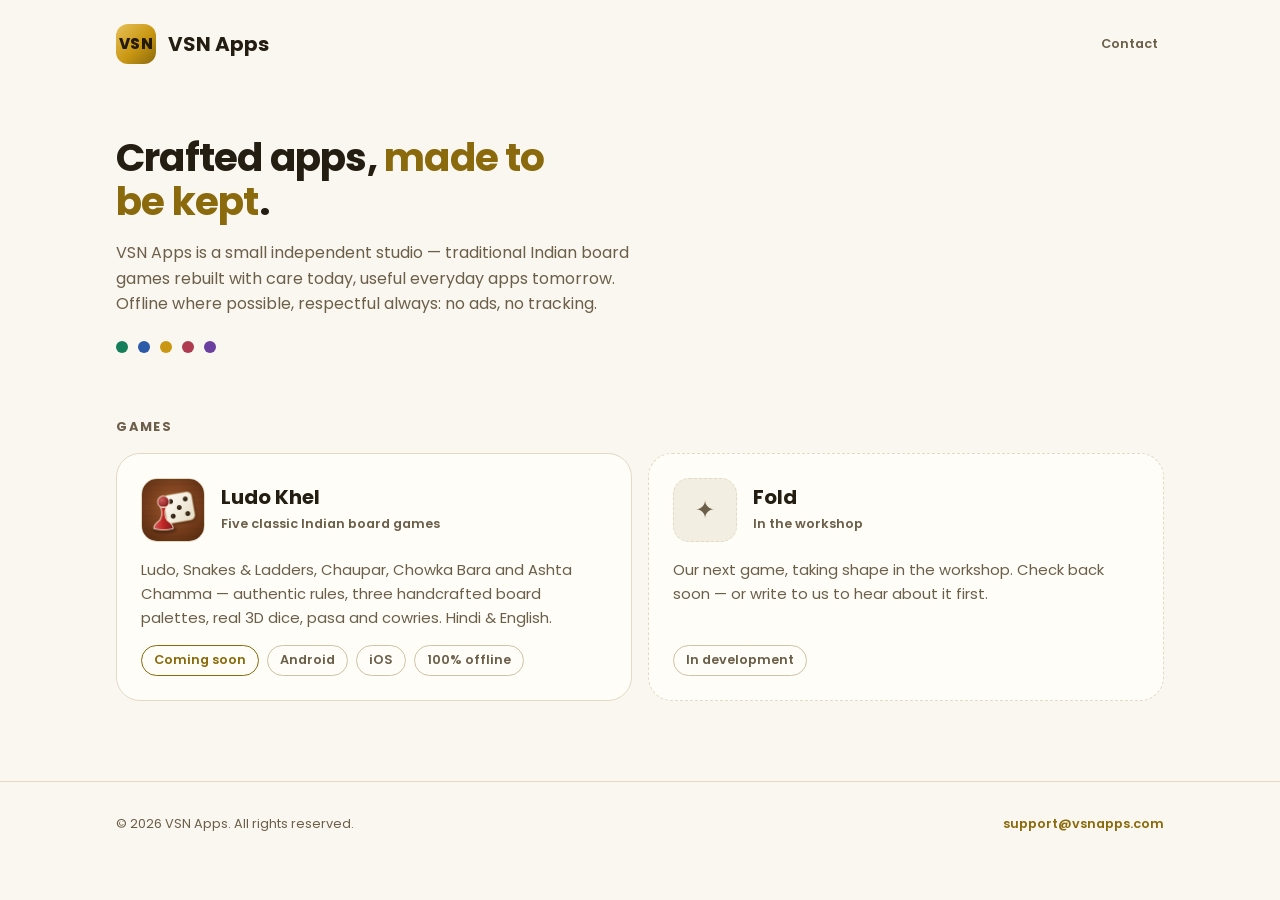
<file: index.html>
<!doctype html>
<html lang="en">
<head>
<meta charset="utf-8">
<meta name="viewport" content="width=device-width, initial-scale=1">
<title>VSN Apps — Games & Everyday Apps</title>
<meta name="description" content="VSN Apps builds traditional Indian board games and useful everyday apps. Home of Ludo Khel.">
<link rel="icon" type="image/png" href="/assets/favicon.png">
<link rel="preconnect" href="https://fonts.googleapis.com">
<link rel="preconnect" href="https://fonts.gstatic.com" crossorigin>
<link href="https://fonts.googleapis.com/css2?family=Poppins:wght@400;600;700;800&display=swap" rel="stylesheet">
<link rel="stylesheet" href="/assets/site.css">
</head>
<body>
<header class="site-head">
  <div class="wrap">
    <a class="brand" href="/"><span class="brand-mark" aria-hidden="true">VSN</span>VSN Apps</a>
    <span class="head-spacer"></span>
    <a class="head-link" href="mailto:support@vsnapps.com">Contact</a>
  </div>
</header>

<main>
  <section class="hero">
    <div class="wrap">
      <h1>Crafted apps, <em>made to be kept</em>.</h1>
      <p>VSN Apps is a small independent studio — traditional Indian board
      games rebuilt with care today, useful everyday apps tomorrow. Offline
      where possible, respectful always: no ads, no tracking.</p>
      <div class="seat-dots" aria-hidden="true">
        <span style="background:var(--seat-g)"></span>
        <span style="background:var(--seat-b)"></span>
        <span style="background:var(--seat-y)"></span>
        <span style="background:var(--seat-r)"></span>
        <span style="background:var(--seat-p)"></span>
      </div>
    </div>
  </section>

  <section class="section" aria-labelledby="games-h">
    <div class="wrap">
      <h2 id="games-h">Games</h2>
      <div class="tiles">
        <a class="tile" href="/ludokhel/">
          <div class="tile-top">
            <img class="tile-icon" src="/assets/ludokhel/icon.png" alt="" width="64" height="64">
            <div>
              <h3>Ludo Khel</h3>
              <span class="kind">Five classic Indian board games</span>
            </div>
          </div>
          <p>Ludo, Snakes &amp; Ladders, Chaupar, Chowka Bara and Ashta
          Chamma — authentic rules, three handcrafted board palettes,
          real 3D dice, pasa and cowries. Hindi &amp; English.</p>
          <div class="chips">
            <span class="chip gold">Coming soon</span>
            <span class="chip">Android</span>
            <span class="chip">iOS</span>
            <span class="chip">100% offline</span>
          </div>
        </a>
        <div class="tile soon">
          <div class="tile-top">
            <div class="tile-icon placeholder" aria-hidden="true">✦</div>
            <div>
              <h3>Fold</h3>
              <span class="kind">In the workshop</span>
            </div>
          </div>
          <p>Our next game, taking shape in the workshop. Check back soon —
          or write to us to hear about it first.</p>
          <div class="chips"><span class="chip">In development</span></div>
        </div>
      </div>
    </div>
  </section>

  <!-- Everyday apps — hidden until the first one ships.
  <section class="section" aria-labelledby="apps-h">
    <div class="wrap">
      <h2 id="apps-h">Everyday apps</h2>
      <div class="tiles">
        <div class="tile soon">
          <div class="tile-top">
            <div class="tile-icon placeholder" aria-hidden="true">◳</div>
            <div>
              <h3>First app on the bench</h3>
              <span class="kind">Announcing later</span>
            </div>
          </div>
          <p>The same care, pointed at daily life. Our first non-game app
          will appear here when it is ready.</p>
          <div class="chips"><span class="chip">In development</span></div>
        </div>
      </div>
    </div>
  </section>
  -->
</main>

<footer class="site-foot">
  <div class="wrap">
    <p>© 2026 VSN Apps. All rights reserved.</p>
    <span class="foot-spacer"></span>
    <nav aria-label="Footer">
      <a href="mailto:support@vsnapps.com">support@vsnapps.com</a>
    </nav>
  </div>
</footer>
</body>
</html>
</file>
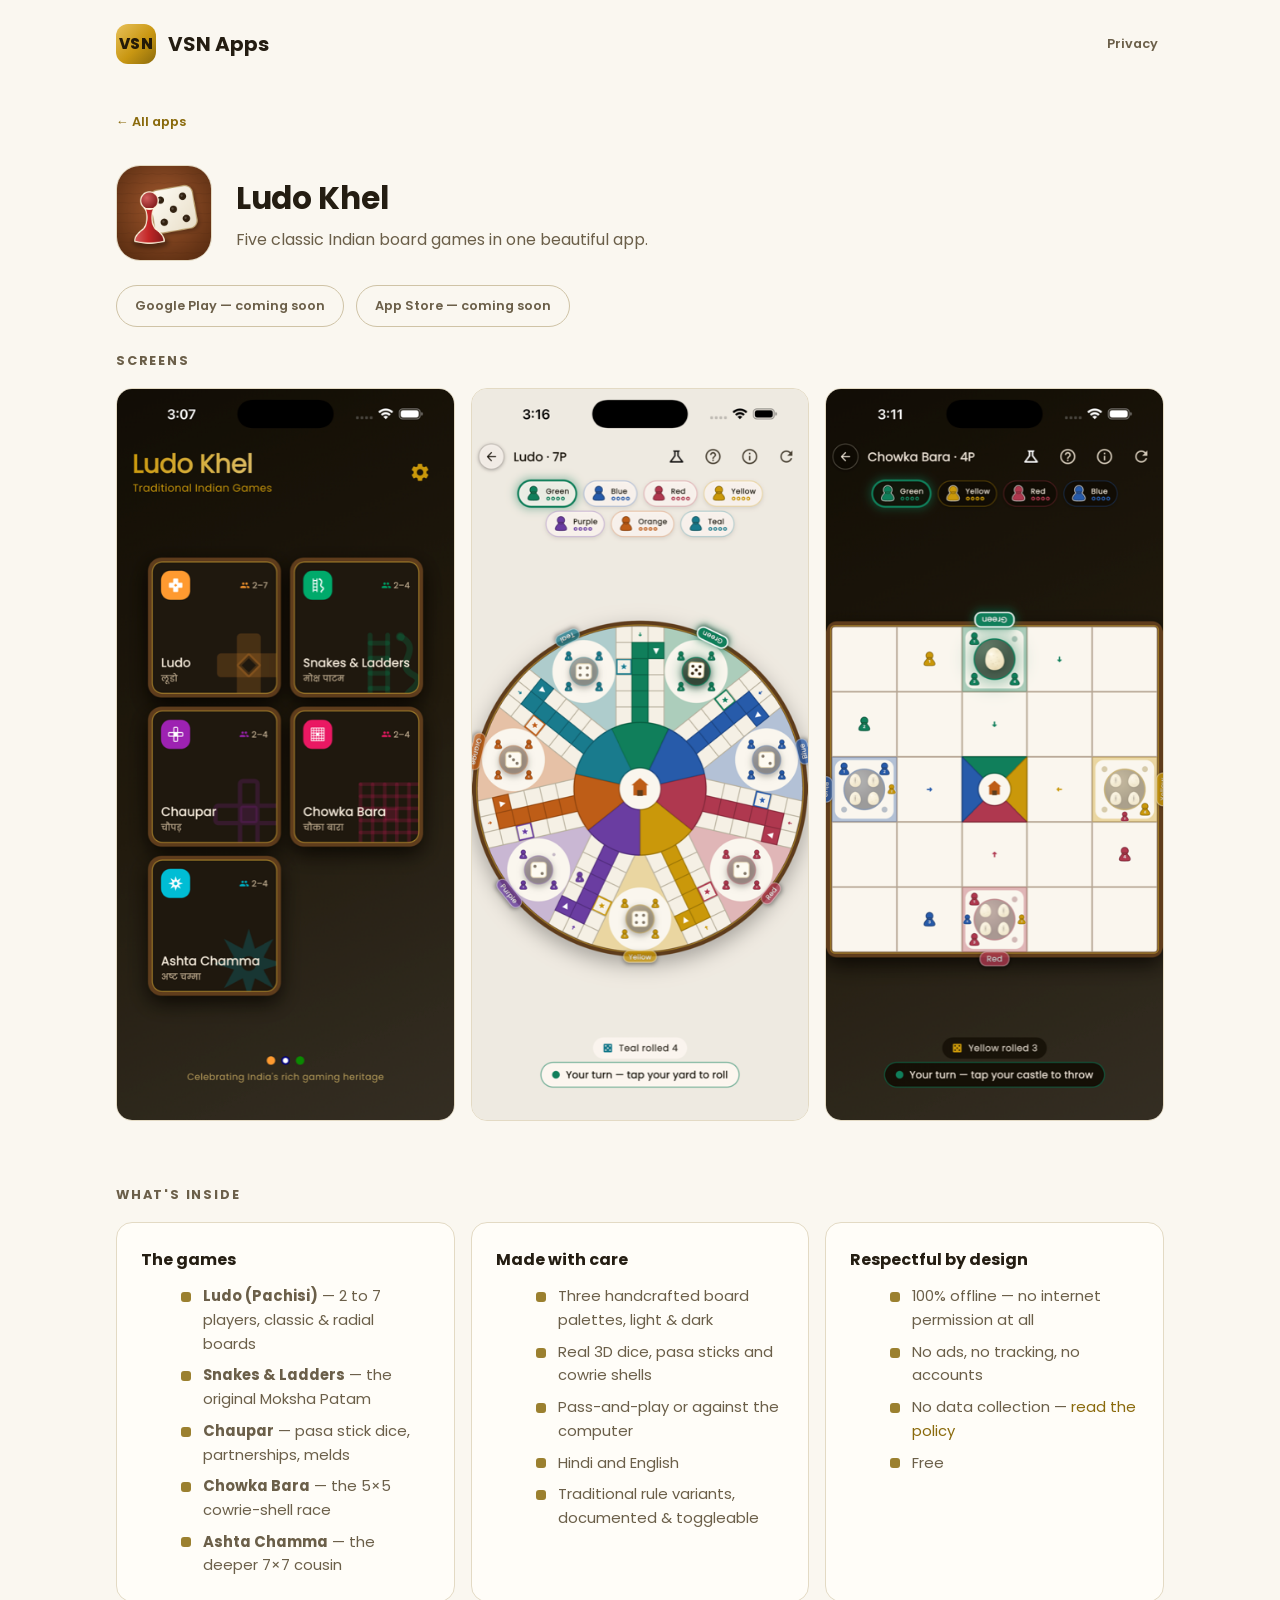
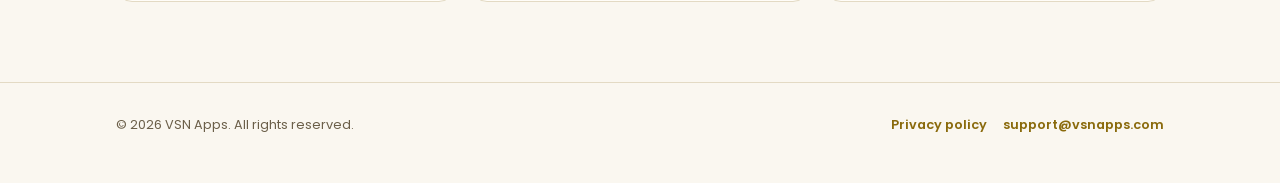
<file: ludokhel/index.html>
<!doctype html>
<html lang="en">
<head>
<meta charset="utf-8">
<meta name="viewport" content="width=device-width, initial-scale=1">
<title>Ludo Khel — Five Classic Indian Board Games</title>
<meta name="description" content="Ludo, Snakes & Ladders, Chaupar, Chowka Bara, Ashta Chamma — authentic rules, 3D dice, offline, no ads. Hindi & English.">
<link rel="icon" type="image/png" href="/assets/favicon.png">
<link rel="preconnect" href="https://fonts.googleapis.com">
<link rel="preconnect" href="https://fonts.gstatic.com" crossorigin>
<link href="https://fonts.googleapis.com/css2?family=Poppins:wght@400;600;700;800&display=swap" rel="stylesheet">
<link rel="stylesheet" href="/assets/site.css">
</head>
<body>
<header class="site-head">
  <div class="wrap">
    <a class="brand" href="/"><span class="brand-mark" aria-hidden="true">VSN</span>VSN Apps</a>
    <span class="head-spacer"></span>
    <a class="head-link" href="/ludokhel/privacy/">Privacy</a>
  </div>
</header>

<main class="wrap">
  <nav class="crumb" aria-label="Breadcrumb"><a href="/">← All apps</a></nav>

  <section class="app-head">
    <img src="/assets/ludokhel/icon.png" alt="Ludo Khel app icon" width="96" height="96">
    <div>
      <h1>Ludo Khel</h1>
      <p class="tag">Five classic Indian board games in one beautiful app.</p>
    </div>
  </section>

  <div class="store-pills" aria-label="Availability">
    <span class="pill">Google Play — coming soon</span>
    <span class="pill">App Store — coming soon</span>
  </div>

  <section class="section" aria-labelledby="shots-h" style="padding-top:0">
    <h2 id="shots-h" style="font-size:var(--fs-sm);font-weight:700;letter-spacing:.14em;text-transform:uppercase;color:var(--text-muted);margin-bottom:var(--s4)">Screens</h2>
    <div class="shots">
      <img src="/assets/ludokhel/home.png" alt="Home screen with the five game tiles in the Royal Heritage dark theme" loading="lazy">
      <img src="/assets/ludokhel/ludo7.png" alt="Seven-player radial Ludo board" loading="lazy">
      <img src="/assets/ludokhel/chowka.png" alt="Chowka Bara board with cowrie shells" loading="lazy">
    </div>
  </section>

  <section class="section" aria-labelledby="games-h2">
    <h2 id="games-h2" style="font-size:var(--fs-sm);font-weight:700;letter-spacing:.14em;text-transform:uppercase;color:var(--text-muted);margin-bottom:var(--s4)">What's inside</h2>
    <div class="feature-cols">
      <div class="feature-card">
        <h3>The games</h3>
        <ul>
          <li><b>Ludo (Pachisi)</b> — 2 to 7 players, classic &amp; radial boards</li>
          <li><b>Snakes &amp; Ladders</b> — the original Moksha Patam</li>
          <li><b>Chaupar</b> — pasa stick dice, partnerships, melds</li>
          <li><b>Chowka Bara</b> — the 5×5 cowrie-shell race</li>
          <li><b>Ashta Chamma</b> — the deeper 7×7 cousin</li>
        </ul>
      </div>
      <div class="feature-card">
        <h3>Made with care</h3>
        <ul>
          <li>Three handcrafted board palettes, light &amp; dark</li>
          <li>Real 3D dice, pasa sticks and cowrie shells</li>
          <li>Pass-and-play or against the computer</li>
          <li>Hindi and English</li>
          <li>Traditional rule variants, documented &amp; toggleable</li>
        </ul>
      </div>
      <div class="feature-card">
        <h3>Respectful by design</h3>
        <ul>
          <li>100% offline — no internet permission at all</li>
          <li>No ads, no tracking, no accounts</li>
          <li>No data collection — <a href="/ludokhel/privacy/">read the policy</a></li>
          <li>Free</li>
        </ul>
      </div>
    </div>
  </section>
</main>

<footer class="site-foot">
  <div class="wrap">
    <p>© 2026 VSN Apps. All rights reserved.</p>
    <span class="foot-spacer"></span>
    <nav aria-label="Footer">
      <a href="/ludokhel/privacy/">Privacy policy</a>
      <a href="mailto:support@vsnapps.com">support@vsnapps.com</a>
    </nav>
  </div>
</footer>
</body>
</html>
</file>
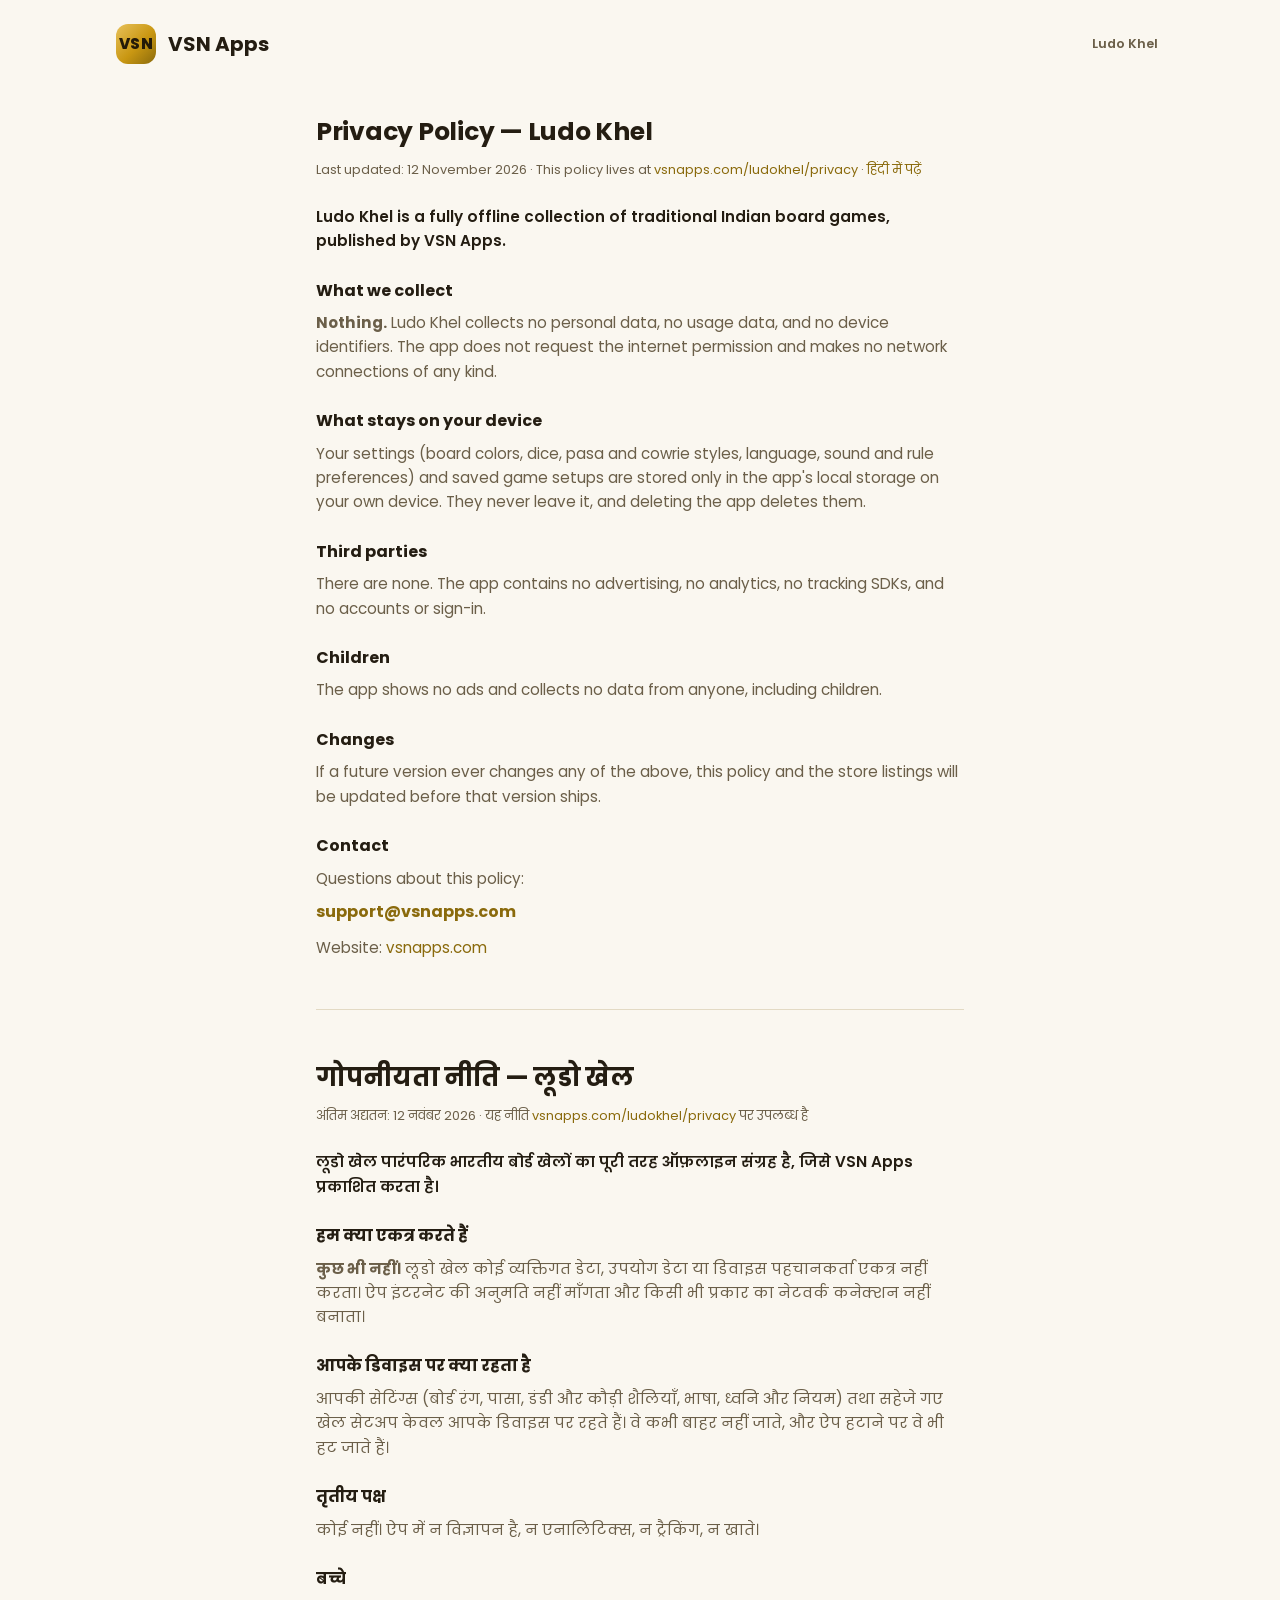
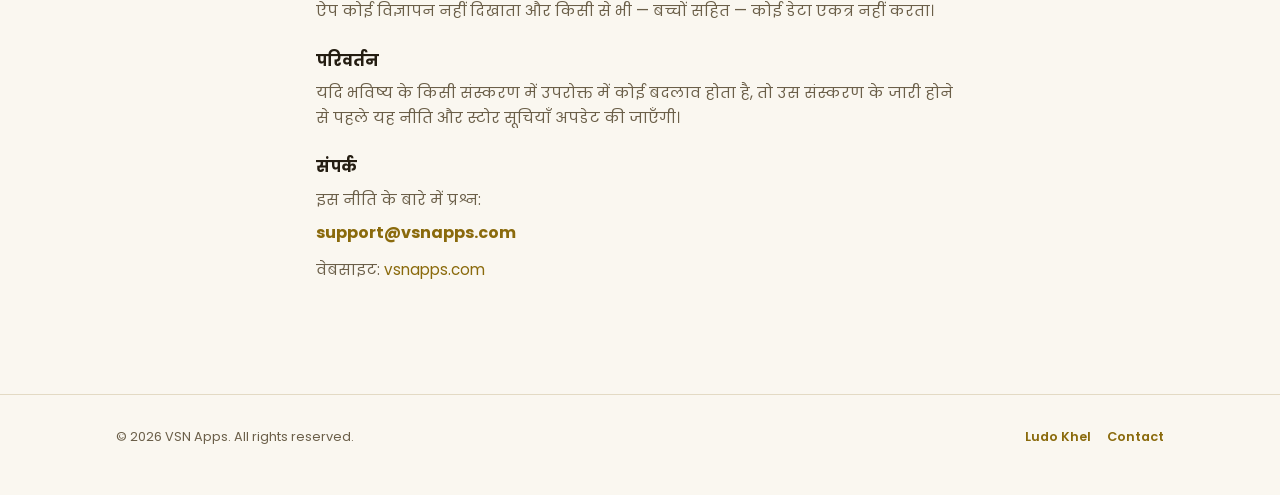
<file: ludokhel/privacy/index.html>
<!doctype html>
<html lang="en">
<head>
<meta charset="utf-8">
<meta name="viewport" content="width=device-width, initial-scale=1">
<title>Privacy Policy — Ludo Khel</title>
<meta name="description" content="Ludo Khel privacy policy: no data collected, fully offline. English and Hindi.">
<link rel="canonical" href="https://vsnapps.com/ludokhel/privacy/">
<link rel="icon" type="image/png" href="/assets/favicon.png">
<link rel="preconnect" href="https://fonts.googleapis.com">
<link rel="preconnect" href="https://fonts.gstatic.com" crossorigin>
<link href="https://fonts.googleapis.com/css2?family=Poppins:wght@400;600;700;800&display=swap" rel="stylesheet">
<link rel="stylesheet" href="/assets/site.css">
</head>
<body>
<header class="site-head">
  <div class="wrap">
    <a class="brand" href="/"><span class="brand-mark" aria-hidden="true">VSN</span>VSN Apps</a>
    <span class="head-spacer"></span>
    <a class="head-link" href="/ludokhel/">Ludo Khel</a>
  </div>
</header>

<main class="doc">
  <h1>Privacy Policy — Ludo Khel</h1>
  <p class="meta">Last updated: 12 November 2026 · This policy lives at
  <a href="https://vsnapps.com/ludokhel/privacy/">vsnapps.com/ludokhel/privacy</a>
  · <a href="#hindi">हिंदी में पढ़ें</a></p>

  <p class="lead">Ludo Khel is a fully offline collection of traditional
  Indian board games, published by VSN Apps.</p>

  <h2>What we collect</h2>
  <p><b>Nothing.</b> Ludo Khel collects no personal data, no usage data,
  and no device identifiers. The app does not request the internet
  permission and makes no network connections of any kind.</p>

  <h2>What stays on your device</h2>
  <p>Your settings (board colors, dice, pasa and cowrie styles, language,
  sound and rule preferences) and saved game setups are stored only in the
  app's local storage on your own device. They never leave it, and
  deleting the app deletes them.</p>

  <h2>Third parties</h2>
  <p>There are none. The app contains no advertising, no analytics, no
  tracking SDKs, and no accounts or sign-in.</p>

  <h2>Children</h2>
  <p>The app shows no ads and collects no data from anyone, including
  children.</p>

  <h2>Changes</h2>
  <p>If a future version ever changes any of the above, this policy and
  the store listings will be updated before that version ships.</p>

  <h2>Contact</h2>
  <p>Questions about this policy:</p>
  <a class="email" href="mailto:support@vsnapps.com">support@vsnapps.com</a>
  <p style="margin-top:var(--s3)">Website: <a href="https://vsnapps.com">vsnapps.com</a></p>

  <hr>

  <section id="hindi" lang="hi">
    <h1>गोपनीयता नीति — लूडो खेल</h1>
    <p class="meta">अंतिम अद्यतन: 12 नवंबर 2026 · यह नीति
    <a href="https://vsnapps.com/ludokhel/privacy/">vsnapps.com/ludokhel/privacy</a> पर उपलब्ध है</p>
    <p class="lead">लूडो खेल पारंपरिक भारतीय बोर्ड खेलों का पूरी तरह ऑफ़लाइन
    संग्रह है, जिसे VSN Apps प्रकाशित करता है।</p>
    <h2>हम क्या एकत्र करते हैं</h2>
    <p><b>कुछ भी नहीं।</b> लूडो खेल कोई व्यक्तिगत डेटा, उपयोग डेटा या डिवाइस
    पहचानकर्ता एकत्र नहीं करता। ऐप इंटरनेट की अनुमति नहीं माँगता और किसी भी
    प्रकार का नेटवर्क कनेक्शन नहीं बनाता।</p>
    <h2>आपके डिवाइस पर क्या रहता है</h2>
    <p>आपकी सेटिंग्स (बोर्ड रंग, पासा, डंडी और कौड़ी शैलियाँ, भाषा, ध्वनि और
    नियम) तथा सहेजे गए खेल सेटअप केवल आपके डिवाइस पर रहते हैं। वे कभी बाहर
    नहीं जाते, और ऐप हटाने पर वे भी हट जाते हैं।</p>
    <h2>तृतीय पक्ष</h2>
    <p>कोई नहीं। ऐप में न विज्ञापन है, न एनालिटिक्स, न ट्रैकिंग, न खाते।</p>
    <h2>बच्चे</h2>
    <p>ऐप कोई विज्ञापन नहीं दिखाता और किसी से भी — बच्चों सहित — कोई डेटा
    एकत्र नहीं करता।</p>
    <h2>परिवर्तन</h2>
    <p>यदि भविष्य के किसी संस्करण में उपरोक्त में कोई बदलाव होता है, तो उस
    संस्करण के जारी होने से पहले यह नीति और स्टोर सूचियाँ अपडेट की जाएँगी।</p>
    <h2>संपर्क</h2>
    <p>इस नीति के बारे में प्रश्न:</p>
    <a class="email" href="mailto:support@vsnapps.com">support@vsnapps.com</a>
    <p style="margin-top:var(--s3)">वेबसाइट: <a href="https://vsnapps.com">vsnapps.com</a></p>
  </section>
</main>

<footer class="site-foot">
  <div class="wrap">
    <p>© 2026 VSN Apps. All rights reserved.</p>
    <span class="foot-spacer"></span>
    <nav aria-label="Footer">
      <a href="/ludokhel/">Ludo Khel</a>
      <a href="mailto:support@vsnapps.com">Contact</a>
    </nav>
  </div>
</footer>
</body>
</html>
</file>
<file: assets/site.css>
/* ============ VSN Apps design system ============
   Direction: dark-first / high-contrast. Gold accent, border elevation.
   Semantic tokens only in components; primitives live here.        */

:root{
  /* primitives */
  --gold-300:#e8c15a; --gold-400:#d9a92c; --gold-500:#c99712; --gold-700:#8a6a0c; --gold-800:#6e550e;
  --ink-950:#15100a; --ink-900:#1d1710; --ink-850:#241d13; --ink-800:#2d2518; --ink-700:#3a3022;
  --cream-50:#faf7f0; --cream-100:#f3eee2; --cream-200:#e7dfcc; --cream-400:#b9ae95;
  --paper-900:#2a241a; --paper-100:#fffdf8;
  --seat-g:#177e5b; --seat-b:#2b5ba8; --seat-y:#c99712; --seat-r:#ae3b50; --seat-p:#6a3fa0;

  /* semantic — dark (default) */
  --bg:var(--ink-950);
  --bg-raise:var(--ink-900);
  --surface:var(--ink-850);
  --surface-hover:var(--ink-800);
  --text:#f3ecdc;
  --text-muted:#c7bba2;          /* 4.5:1+ on surface */
  --accent:var(--gold-400);
  --accent-strong:var(--gold-300);
  --on-accent:#241a08;
  --border:#453a28;
  --border-strong:#5c4e35;
  --shadow:0 18px 40px -22px rgba(0,0,0,.8);

  /* type scale (1.25) & spacing (4 base) */
  --fs-sm:.8rem; --fs-base:1rem; --fs-md:1.25rem; --fs-lg:1.563rem; --fs-xl:1.953rem; --fs-2xl:2.441rem;
  --s1:4px; --s2:8px; --s3:12px; --s4:16px; --s5:24px; --s6:32px; --s7:48px; --s8:64px; --s9:96px;
  --r-sm:10px; --r-md:16px; --r-lg:24px;
  --maxw:1080px;
}
@media (prefers-color-scheme: light){
  :root:not([data-theme="dark"]){
    --bg:var(--cream-50); --bg-raise:var(--cream-100);
    --surface:var(--paper-100); --surface-hover:#fff;
    --text:#241d12; --text-muted:#6b5f49;
    --accent:var(--gold-700); --accent-strong:var(--gold-800); --on-accent:#fff;
    --border:#e3dac4; --border-strong:#cfc3a6;
    --shadow:0 18px 40px -26px rgba(60,45,10,.35);
  }
}
:root[data-theme="light"]{
  --bg:var(--cream-50); --bg-raise:var(--cream-100);
  --surface:var(--paper-100); --surface-hover:#fff;
  --text:#241d12; --text-muted:#6b5f49;
  --accent:var(--gold-700); --accent-strong:var(--gold-800); --on-accent:#fff;
  --border:#e3dac4; --border-strong:#cfc3a6;
  --shadow:0 18px 40px -26px rgba(60,45,10,.35);
}

*{box-sizing:border-box;margin:0}
html{scroll-behavior:smooth}
@media (prefers-reduced-motion: reduce){ html{scroll-behavior:auto} }
body{
  font-family:"Poppins",-apple-system,"Segoe UI",sans-serif;
  background:var(--bg); color:var(--text);
  font-size:var(--fs-base); line-height:1.6;
  -webkit-font-smoothing:antialiased;
}
.wrap{max-width:var(--maxw);margin:0 auto;padding:0 var(--s4)}
a{color:var(--accent);text-decoration:none}
a:hover{color:var(--accent-strong);text-decoration:underline}
:focus-visible{outline:2px solid var(--accent);outline-offset:3px;border-radius:4px}

/* ---------- header ---------- */
.site-head{padding:var(--s5) 0}
.site-head .wrap{display:flex;align-items:center;gap:var(--s3)}
.brand{display:flex;align-items:center;gap:var(--s3);color:var(--text);font-weight:700;font-size:var(--fs-md)}
.brand:hover{text-decoration:none;color:var(--text)}
.brand-mark{
  width:40px;height:40px;border-radius:12px;flex:none;
  background:linear-gradient(135deg,var(--gold-300),var(--gold-500) 55%,var(--gold-700));
  color:#241a08;display:grid;place-items:center;
  font-weight:800;font-size:.95rem;letter-spacing:.5px;
}
.head-spacer{flex:1}
.head-link{font-size:var(--fs-sm);font-weight:600;color:var(--text-muted);padding:10px 6px}

/* ---------- hero ---------- */
.hero{padding:var(--s7) 0 var(--s6)}
.hero h1{font-size:clamp(var(--fs-xl),5.5vw,var(--fs-2xl));line-height:1.12;letter-spacing:-.02em;max-width:18ch}
.hero h1 em{font-style:normal;color:var(--accent)}
.hero p{color:var(--text-muted);margin-top:var(--s4);max-width:52ch}
.seat-dots{display:flex;gap:10px;margin-top:var(--s5)}
.seat-dots span{width:12px;height:12px;border-radius:50%}

/* ---------- sections ---------- */
.section{padding:var(--s6) 0}
.section>.wrap>h2{font-size:var(--fs-sm);font-weight:700;letter-spacing:.14em;text-transform:uppercase;color:var(--text-muted);margin-bottom:var(--s4)}

/* ---------- app tiles ---------- */
.tiles{display:grid;grid-template-columns:repeat(auto-fit,minmax(min(300px,100%),1fr));gap:var(--s4)}
.tile{
  display:flex;flex-direction:column;gap:var(--s4);
  background:var(--surface);border:1px solid var(--border);border-radius:var(--r-lg);
  padding:var(--s5);color:var(--text);
}
a.tile{transition:transform .18s ease-out,border-color .18s ease-out,box-shadow .18s ease-out}
a.tile:hover{text-decoration:none;color:var(--text);border-color:var(--accent);box-shadow:var(--shadow)}
@media (prefers-reduced-motion: no-preference){ a.tile:hover{transform:translateY(-3px)} }
.tile-top{display:flex;align-items:center;gap:var(--s4);min-width:0}
.tile-icon{width:64px;height:64px;border-radius:16px;flex:none;border:1px solid var(--border)}
.tile-icon.placeholder{display:grid;place-items:center;background:var(--bg-raise);color:var(--text-muted);font-size:24px;border-style:dashed}
.tile h3{font-size:var(--fs-md);line-height:1.25}
.tile .kind{font-size:var(--fs-sm);color:var(--text-muted);font-weight:600}
.tile p{color:var(--text-muted);font-size:.925rem}
.chips{display:flex;flex-wrap:wrap;gap:var(--s2);margin-top:auto}
.chip{font-size:var(--fs-sm);font-weight:600;border:1px solid var(--border-strong);color:var(--text-muted);border-radius:999px;padding:4px 12px}
.chip.gold{border-color:var(--accent);color:var(--accent)}
.tile.soon{border-style:dashed;justify-content:center;align-items:flex-start}

/* ---------- app page ---------- */
.crumb{font-size:var(--fs-sm);font-weight:600;padding-top:var(--s5)}
.app-head{display:flex;gap:var(--s5);align-items:center;padding:var(--s6) 0 var(--s5);flex-wrap:wrap}
.app-head img{width:96px;height:96px;border-radius:24px;border:1px solid var(--border)}
.app-head h1{font-size:var(--fs-xl);letter-spacing:-.01em}
.app-head .tag{color:var(--text-muted);margin-top:var(--s1)}
.store-pills{display:flex;gap:var(--s3);flex-wrap:wrap;padding-bottom:var(--s5)}
.pill{display:inline-flex;align-items:center;gap:8px;border:1px solid var(--border-strong);border-radius:999px;padding:10px 18px;font-size:var(--fs-sm);font-weight:600;color:var(--text-muted)}
.shots{display:grid;grid-template-columns:repeat(auto-fit,minmax(min(240px,100%),1fr));gap:var(--s4)}
.shots img{width:100%;height:auto;border-radius:var(--r-md);border:1px solid var(--border)}
.feature-cols{display:grid;grid-template-columns:repeat(auto-fit,minmax(min(320px,100%),1fr));gap:var(--s4)}
.feature-card{background:var(--surface);border:1px solid var(--border);border-radius:var(--r-md);padding:var(--s5)}
.feature-card h3{font-size:var(--fs-base);margin-bottom:var(--s3)}
.feature-card ul{list-style:none;display:grid;gap:var(--s2)}
.feature-card li{color:var(--text-muted);font-size:.925rem;padding-left:22px;position:relative}
.feature-card li::before{content:"";position:absolute;left:0;top:.52em;width:10px;height:10px;border-radius:3px;background:var(--accent);opacity:.85}

/* ---------- document (privacy) ---------- */
.doc{max-width:68ch;margin:0 auto;padding:var(--s5) var(--s4) var(--s8)}
.doc h1{font-size:var(--fs-lg);letter-spacing:-.01em}
.doc .meta{color:var(--text-muted);font-size:var(--fs-sm);margin:var(--s2) 0 var(--s5)}
.doc h2{font-size:var(--fs-base);margin:var(--s5) 0 var(--s2)}
.doc p{color:var(--text-muted);font-size:.95rem}
.doc .lead{color:var(--text);font-weight:600}
.doc hr{border:0;border-top:1px solid var(--border);margin:var(--s7) 0}
.email{display:inline-block;margin-top:var(--s2);font-weight:700;color:var(--accent)}

/* ---------- footer ---------- */
.site-foot{border-top:1px solid var(--border);margin-top:var(--s7);padding:var(--s6) 0 var(--s7)}
.site-foot .wrap{display:flex;flex-wrap:wrap;gap:var(--s4);align-items:center}
.site-foot p{color:var(--text-muted);font-size:var(--fs-sm)}
.foot-spacer{flex:1}
.site-foot nav{display:flex;gap:var(--s4)}
.site-foot a{font-size:var(--fs-sm);font-weight:600}
</file>
